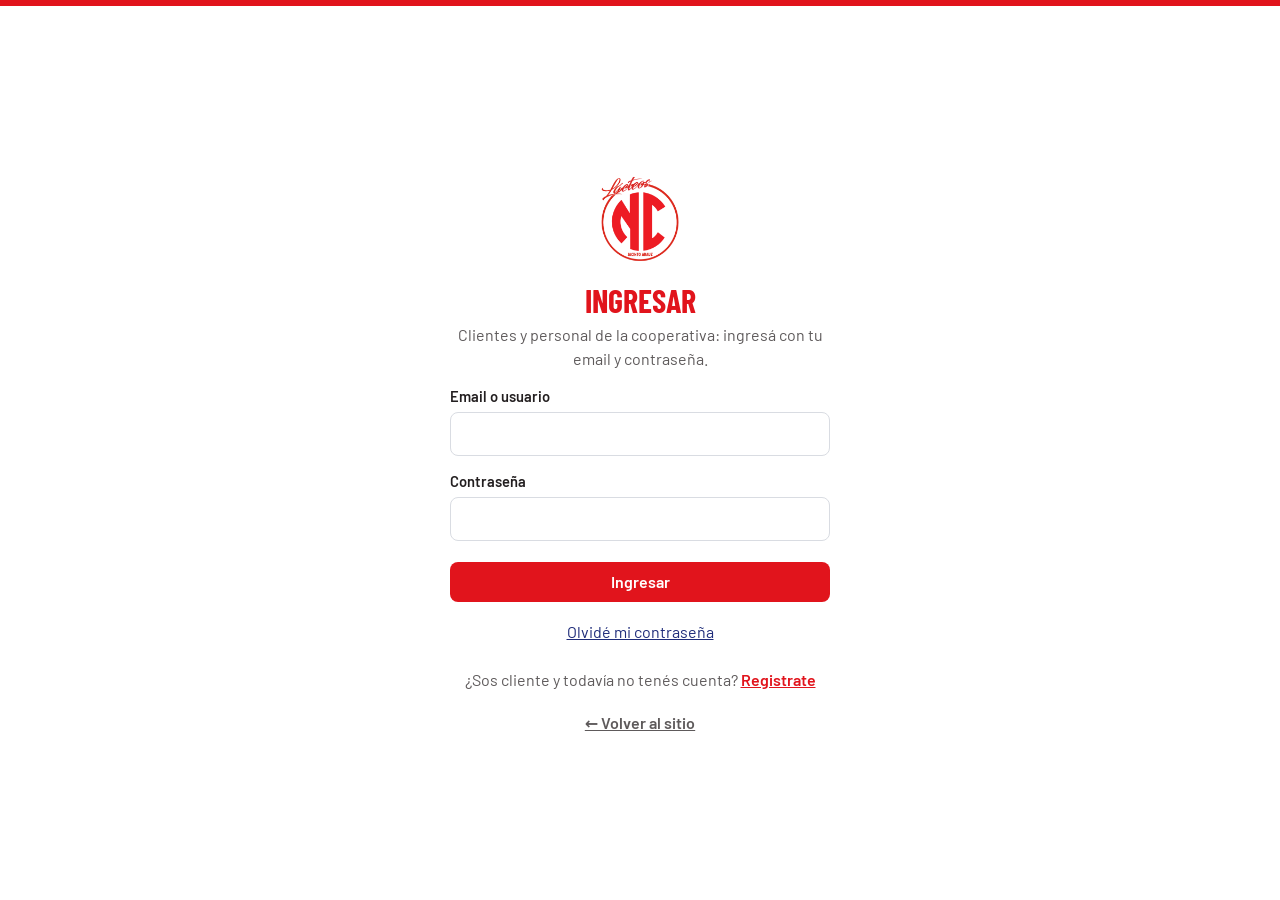
<file: admin/index.html>
<!doctype html>
<html lang="es">
<head>
<meta charset="utf-8">
<meta name="viewport" content="width=device-width, initial-scale=1">
<title>Ingresar | Lácteos NC</title>
<meta name="robots" content="noindex, nofollow">
<link rel="icon" type="image/png" href="/img/favicon.png">
<link rel="stylesheet" href="admin.css?v=6">
<script src="vendor/supabase-2.119.0.js"></script>
<script src="/js/config.js?v=7"></script>
<script src="admin.js?v=5" defer></script>
</head>
<body>

<!-- ============================================================ INGRESO -->
<main class="ingreso" id="vista-ingreso" hidden>
  <form class="ingreso__caja" id="form-ingreso" novalidate>
    <img src="/img/logo-nc.png" alt="Lácteos NC" width="96" height="96">
    <h1 id="ingreso-titulo">Ingresar</h1>
    <p class="ingreso__ayuda" id="ingreso-ayuda">Clientes y personal de la cooperativa: ingresá con tu email y contraseña.</p>

    <label for="i-email" id="i-email-label">Email o usuario</label>
    <input id="i-email" type="text" autocomplete="username" autocapitalize="none" spellcheck="false" required>

    <div id="campo-clave">
      <label for="i-clave">Contraseña</label>
      <input id="i-clave" type="password" autocomplete="current-password" required>
    </div>

    <p class="error" id="ingreso-error" role="alert" hidden></p>
    <p class="ok" id="ingreso-ok" role="status" hidden></p>
    <button class="btn btn--rojo btn--ancho" type="submit" id="btn-ingresar">Ingresar</button>
    <button class="enlace" type="button" id="btn-olvide">Olvidé mi contraseña</button>
    <p class="ingreso__pie">¿Sos cliente y todavía no tenés cuenta? <a href="/registro/">Registrate</a></p>
    <p class="ingreso__pie"><a href="/" style="color:var(--gris);font-weight:600">← Volver al sitio</a></p>
  </form>

  <form class="ingreso__caja" id="form-nueva-clave" hidden novalidate>
    <img src="/img/logo-nc.png" alt="Lácteos NC" width="96" height="96">
    <h1>Elegí una contraseña nueva</h1>
    <label for="n-clave">Contraseña nueva (mínimo 8 caracteres)</label>
    <input id="n-clave" type="password" autocomplete="new-password" minlength="8" required>
    <label for="n-clave2">Repetí la contraseña</label>
    <input id="n-clave2" type="password" autocomplete="new-password" minlength="8" required>
    <p class="error" id="nueva-error" role="alert" hidden></p>
    <button class="btn btn--rojo btn--ancho" type="submit">Guardar contraseña</button>
  </form>
</main>

<!-- ============================================================== PANEL -->
<div class="panel" id="vista-panel" hidden>
  <header class="barra">
    <a class="barra__marca" href="/" title="Ver el sitio">
      <img src="/img/logo-nc.png" alt="" width="40" height="40">
      <span>Panel Lácteos NC</span>
    </a>
    <div class="barra__usuario">
      <span id="usuario-nombre"></span>
      <span class="chip" id="usuario-rol"></span>
      <button class="btn btn--linea btn--chico" type="button" id="btn-mi-clave">Cambiar mi contraseña</button>
      <button class="btn btn--linea btn--chico" type="button" id="btn-salir">Cerrar sesión</button>
    </div>
  </header>

  <nav class="menu" aria-label="Secciones del panel">
    <a href="#indicadores">Indicadores</a>
    <a href="#productos">Productos de la web</a>
    <a href="#articulos">Artículos</a>
    <a href="#novedades">Novedades</a>
    <a href="#listas">Listas de precio</a>
    <a href="#precios">Precios</a>
    <a href="#cuentas">Cuentas</a>
    <a href="#actividad">Actividad</a>
    <a href="/pedidos/">Pedidos ↗</a>
  </nav>

  <main class="contenido" id="contenido" tabindex="-1"></main>
</div>

<!-- Ventana de edición reutilizable -->
<dialog class="ventana" id="ventana">
  <form method="dialog" class="ventana__form" id="ventana-form" novalidate>
    <header class="ventana__cabecera">
      <h2 id="ventana-titulo"></h2>
      <button type="button" class="ventana__cerrar" id="ventana-cerrar" aria-label="Cerrar">&times;</button>
    </header>
    <div class="ventana__cuerpo" id="ventana-cuerpo"></div>
    <p class="error" id="ventana-error" role="alert" hidden></p>
    <footer class="ventana__pie" id="ventana-pie"></footer>
  </form>
</dialog>

<div class="aviso" id="aviso" role="status" aria-live="polite"></div>

<noscript><p class="error">El panel necesita JavaScript activado.</p></noscript>
</body>
</html>
</file>
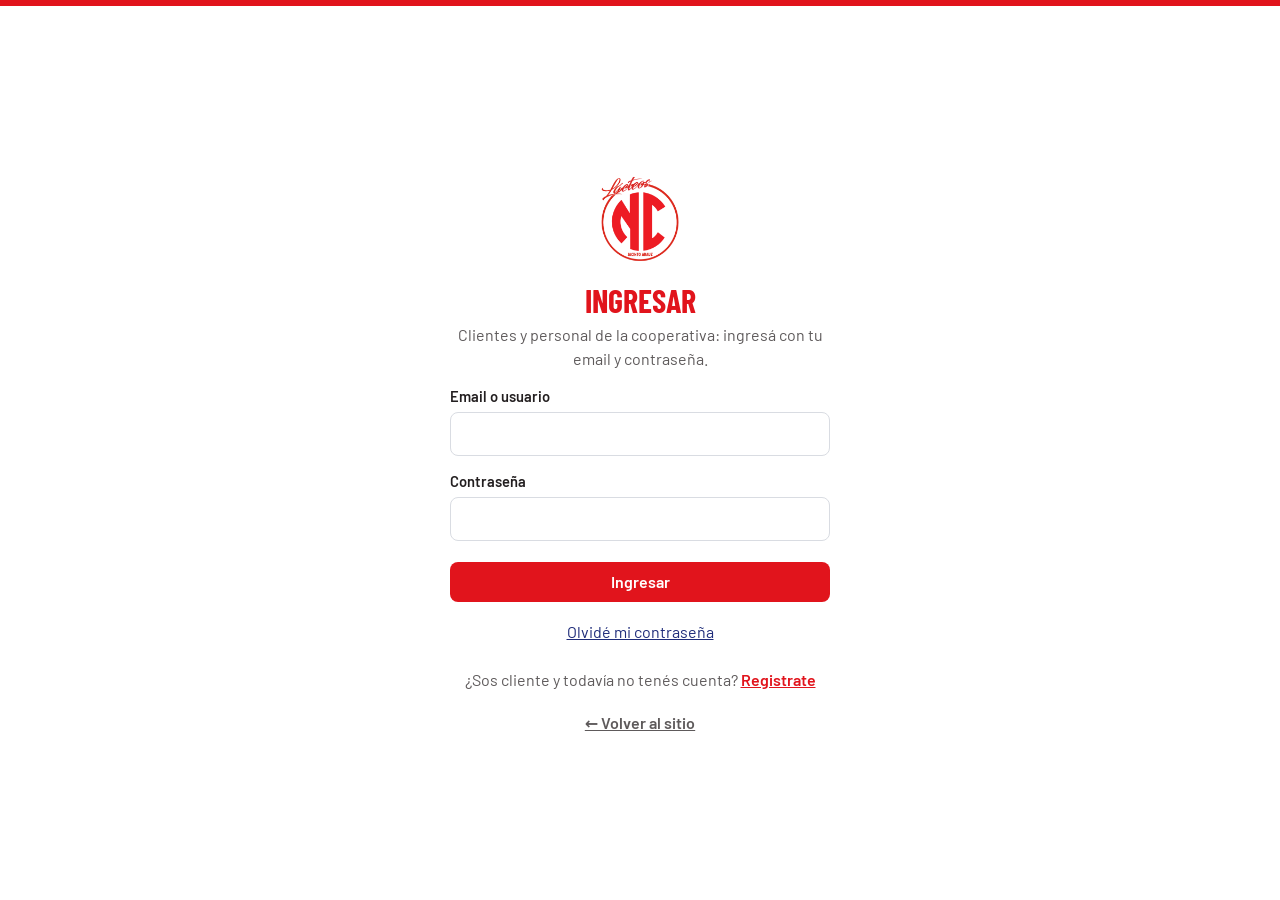
<file: clientes/index.html>
<!doctype html>
<html lang="es">
<head>
<meta charset="utf-8">
<meta name="viewport" content="width=device-width, initial-scale=1">
<title>Mi cuenta | Lácteos NC</title>
<meta name="robots" content="noindex, nofollow">
<link rel="icon" type="image/png" href="/img/favicon.png">
<link rel="stylesheet" href="/admin/admin.css?v=6">
<script src="/admin/vendor/supabase-2.119.0.js"></script>
<script src="/js/config.js?v=7"></script>
<script src="/js/cuenta.js?v=2"></script>
<script src="clientes.js?v=3" defer></script>
</head>
<body>
<div class="cuenta">
  <header class="barra">
    <a class="barra__marca" href="/" title="Ver el sitio">
      <img src="/img/logo-nc.png" alt="" width="40" height="40"><span>Lácteos NC</span>
    </a>
    <div class="barra__usuario">
      <span id="usuario-nombre"></span>
      <span class="chip chip--gris" id="usuario-lista"></span>
      <button class="btn btn--linea btn--chico" type="button" id="btn-mi-clave">Cambiar mi contraseña</button>
      <button class="btn btn--linea btn--chico" type="button" id="btn-salir">Cerrar sesión</button>
    </div>
  </header>
  <nav class="pestanas" aria-label="Secciones">
    <a href="#pedir">Lista de precios y pedido <span class="contador" id="contador-carrito" hidden></span></a>
    <a href="#mis-pedidos">Mis pedidos</a>
  </nav>
  <main class="contenido" id="contenido" tabindex="-1"><p class="vacio">Cargando…</p></main>
</div>

<dialog class="ventana" id="ventana">
  <form method="dialog" class="ventana__form" novalidate>
    <header class="ventana__cabecera"><h2 id="ventana-titulo"></h2>
      <button type="button" class="ventana__cerrar" id="ventana-cerrar" aria-label="Cerrar">&times;</button></header>
    <div class="ventana__cuerpo" id="ventana-cuerpo"></div>
    <p class="error" id="ventana-error" role="alert" hidden></p>
    <footer class="ventana__pie" id="ventana-pie"></footer>
  </form>
</dialog>
<div class="aviso" id="aviso" role="status" aria-live="polite"></div>
<noscript><p class="error">Esta página necesita JavaScript activado.</p></noscript>
</body>
</html>
</file>
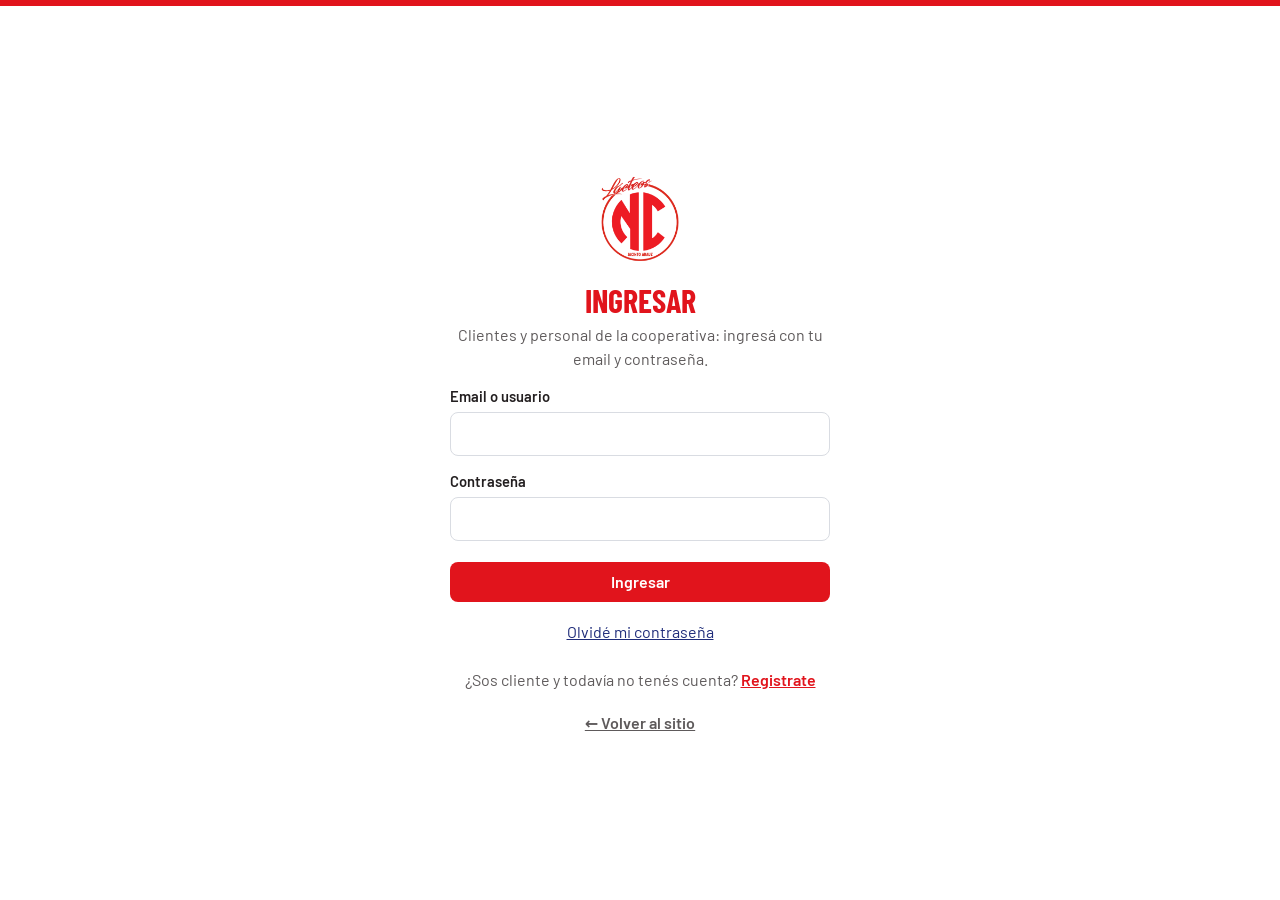
<file: pedidos/index.html>
<!doctype html>
<html lang="es">
<head>
<meta charset="utf-8">
<meta name="viewport" content="width=device-width, initial-scale=1">
<title>Pedidos | Lácteos NC</title>
<meta name="robots" content="noindex, nofollow">
<link rel="icon" type="image/png" href="/img/favicon.png">
<link rel="stylesheet" href="/admin/admin.css?v=6">
<script src="/admin/vendor/supabase-2.119.0.js"></script>
<script src="/js/config.js?v=7"></script>
<script src="/js/cuenta.js?v=2"></script>
<script src="pedidos.js?v=5" defer></script>
</head>
<body>
<div class="cuenta">
  <header class="barra">
    <a class="barra__marca" href="/" title="Ver el sitio">
      <img src="/img/logo-nc.png" alt="" width="40" height="40"><span>Lácteos NC</span>
    </a>
    <div class="barra__usuario">
      <span id="usuario-nombre"></span>
      <span class="chip" id="usuario-rol"></span>
      <button class="btn btn--linea btn--chico" type="button" id="btn-mi-clave">Cambiar mi contraseña</button>
      <button class="btn btn--linea btn--chico" type="button" id="btn-salir">Cerrar sesión</button>
    </div>
  </header>
  <nav class="pestanas" aria-label="Secciones">
    <a href="#en_espera" data-solo-admin hidden>En espera <span class="contador" id="cont-en_espera" hidden></span></a>
    <a href="#armando">Armando <span class="contador" id="cont-armando" hidden></span></a>
    <a href="#retirado">Retirados</a>
    <a href="#cancelado" data-solo-admin hidden>Cancelados</a>
    <a href="#todos" data-solo-admin hidden>Todos</a>
    <a href="/admin/" id="ir-panel" hidden>Panel de administración</a>
  </nav>
  <main class="contenido" id="contenido" tabindex="-1"><p class="vacio">Cargando…</p></main>
</div>

<dialog class="ventana" id="ventana">
  <form method="dialog" class="ventana__form" novalidate>
    <header class="ventana__cabecera"><h2 id="ventana-titulo"></h2>
      <button type="button" class="ventana__cerrar" id="ventana-cerrar" aria-label="Cerrar">&times;</button></header>
    <div class="ventana__cuerpo" id="ventana-cuerpo"></div>
    <p class="error" id="ventana-error" role="alert" hidden></p>
    <footer class="ventana__pie" id="ventana-pie"></footer>
  </form>
</dialog>
<div class="aviso" id="aviso" role="status" aria-live="polite"></div>
<noscript><p class="error">Esta página necesita JavaScript activado.</p></noscript>
</body>
</html>
</file>
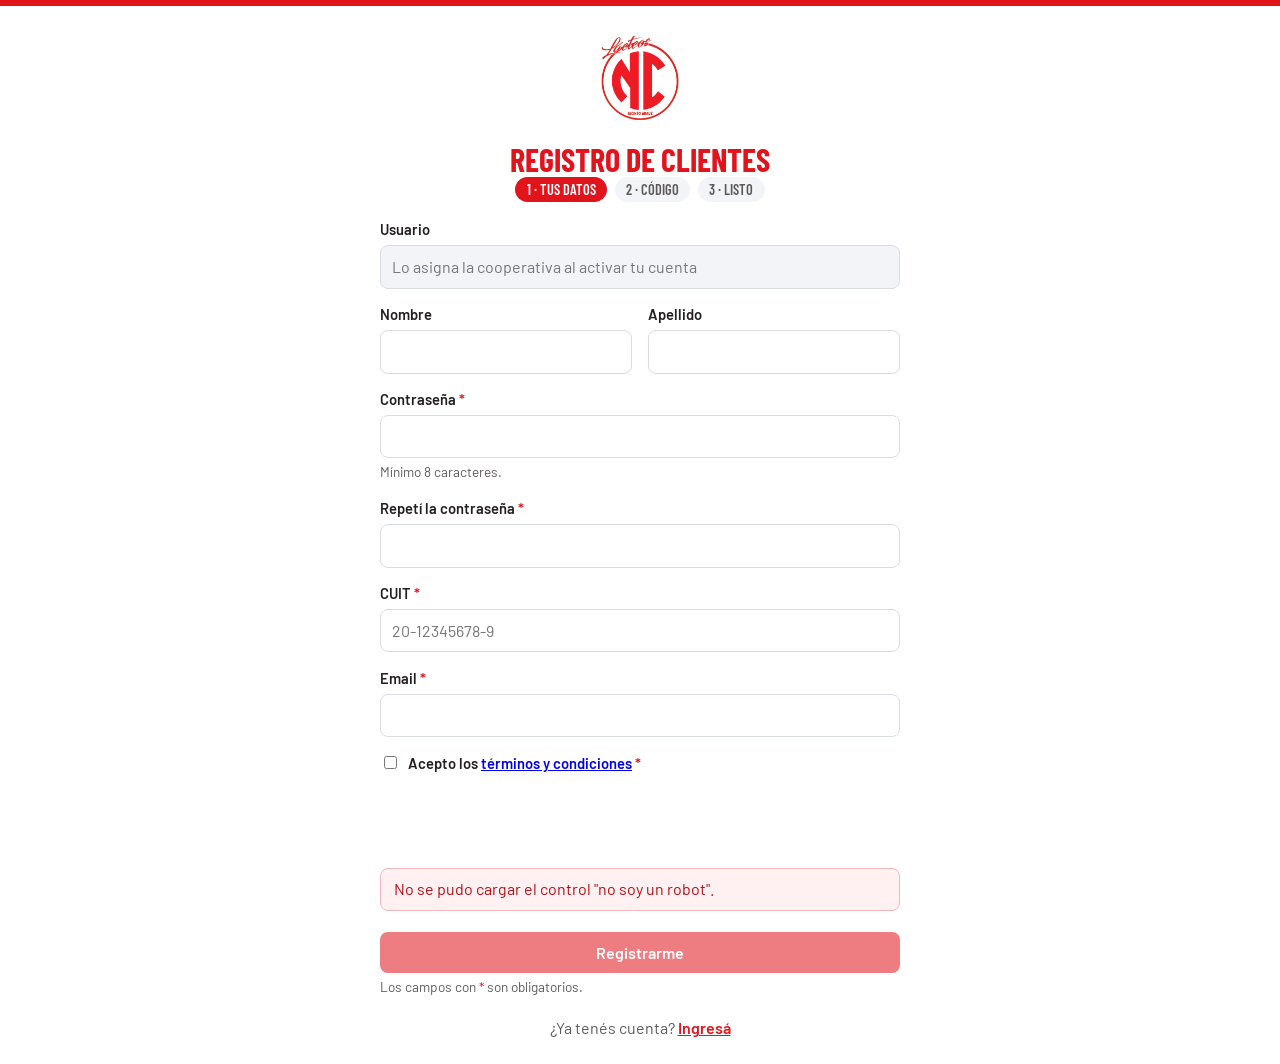
<file: registro/index.html>
<!doctype html>
<html lang="es">
<head>
<meta charset="utf-8">
<meta name="viewport" content="width=device-width, initial-scale=1">
<title>Registro de clientes | Lácteos NC</title>
<meta name="description" content="Registrate como cliente de Lácteos NC para ver tu lista de precios y hacer pedidos.">
<link rel="icon" type="image/png" href="/img/favicon.png">
<link rel="stylesheet" href="/admin/admin.css?v=6">
<script src="/admin/vendor/supabase-2.119.0.js"></script>
<script src="/js/config.js?v=7"></script>
<script src="/js/cuenta.js?v=2"></script>
<script src="registro.js?v=1" defer></script>
</head>
<body>
<main class="ingreso">
  <div class="ingreso__caja ingreso__caja--ancha">
    <a href="/" title="Volver al sitio"><img src="/img/logo-nc.png" alt="Lácteos NC" width="96" height="96"></a>
    <h1>Registro de clientes</h1>
    <ol class="pasos" aria-label="Pasos del registro">
      <li id="paso-1" aria-current="step">1 · Tus datos</li>
      <li id="paso-2">2 · Código</li>
      <li id="paso-3">3 · Listo</li>
    </ol>

    <!-- Paso 1: datos -->
    <form id="form-datos" novalidate>
      <label for="r-usuario">Usuario</label>
      <input id="r-usuario" disabled placeholder="Lo asigna la cooperativa al activar tu cuenta">

      <div class="fila2">
        <div><label for="r-nombre">Nombre</label><input id="r-nombre" autocomplete="given-name" maxlength="80"></div>
        <div><label for="r-apellido">Apellido</label><input id="r-apellido" autocomplete="family-name" maxlength="80"></div>
      </div>

      <label for="r-clave" class="obligatorio">Contraseña</label>
      <input id="r-clave" type="password" autocomplete="new-password" minlength="8" maxlength="72" required>
      <p class="ayuda">Mínimo 8 caracteres.</p>
      <label for="r-clave2" class="obligatorio">Repetí la contraseña</label>
      <input id="r-clave2" type="password" autocomplete="new-password" minlength="8" maxlength="72" required>

      <label for="r-cuit" class="obligatorio">CUIT</label>
      <input id="r-cuit" inputmode="numeric" autocomplete="off" placeholder="20-12345678-9" maxlength="13" required>

      <label for="r-email" class="obligatorio">Email</label>
      <input id="r-email" type="email" autocomplete="email" maxlength="254" required>

      <label class="check"><input type="checkbox" id="r-acepto" required>
        <span class="obligatorio">Acepto los <a href="/terminos/" target="_blank" rel="noopener">términos y condiciones</a></span></label>

      <div class="robot" id="robot-1"></div>

      <p class="error" id="datos-error" role="alert" hidden></p>
      <button class="btn btn--rojo btn--ancho" type="submit">Registrarme</button>
      <p class="ayuda">Los campos con <span style="color:var(--rojo)">*</span> son obligatorios.</p>
    </form>

    <!-- Paso 2: código -->
    <form id="form-codigo" hidden novalidate>
      <p class="ingreso__ayuda">Te enviamos un código de 6 números a <strong id="c-email"></strong>.<br>Revisá también la carpeta de spam.</p>
      <label for="c-codigo">Código</label>
      <input id="c-codigo" class="codigo" inputmode="numeric" autocomplete="one-time-code" maxlength="6" pattern="[0-9]{6}" required>
      <p class="cuenta-atras" id="c-vence" aria-live="polite"></p>
      <div class="robot" id="robot-2" hidden></div>
      <p class="error" id="codigo-error" role="alert" hidden></p>
      <p class="ok" id="codigo-ok" role="status" hidden></p>
      <button class="btn btn--rojo btn--ancho" type="submit" id="c-enviar">Verificar</button>
      <p class="cuenta-atras" id="c-espera" aria-live="polite" hidden></p>
      <button class="enlace" type="button" id="c-reenviar">No me llegó: enviar otro código</button>
      <button class="enlace" type="button" id="c-volver">Corregir mis datos</button>
    </form>

    <!-- Paso 3: listo -->
    <div id="listo" hidden>
      <p class="ok">¡Tu email quedó verificado!</p>
      <p>La cooperativa va a revisar tus datos, asignarte un <strong>usuario</strong> y tu <strong>lista de precios</strong>. Cuando la cuenta esté activa te avisamos por mail y vas a poder ingresar desde <strong>Login</strong> con tu email y contraseña.</p>
      <a class="btn btn--linea btn--ancho" href="/">Volver al sitio</a>
    </div>

    <p class="ingreso__pie">¿Ya tenés cuenta? <a href="/admin/">Ingresá</a></p>
  </div>
</main>
<noscript><p class="error">El registro necesita JavaScript activado.</p></noscript>
</body>
</html>
</file>
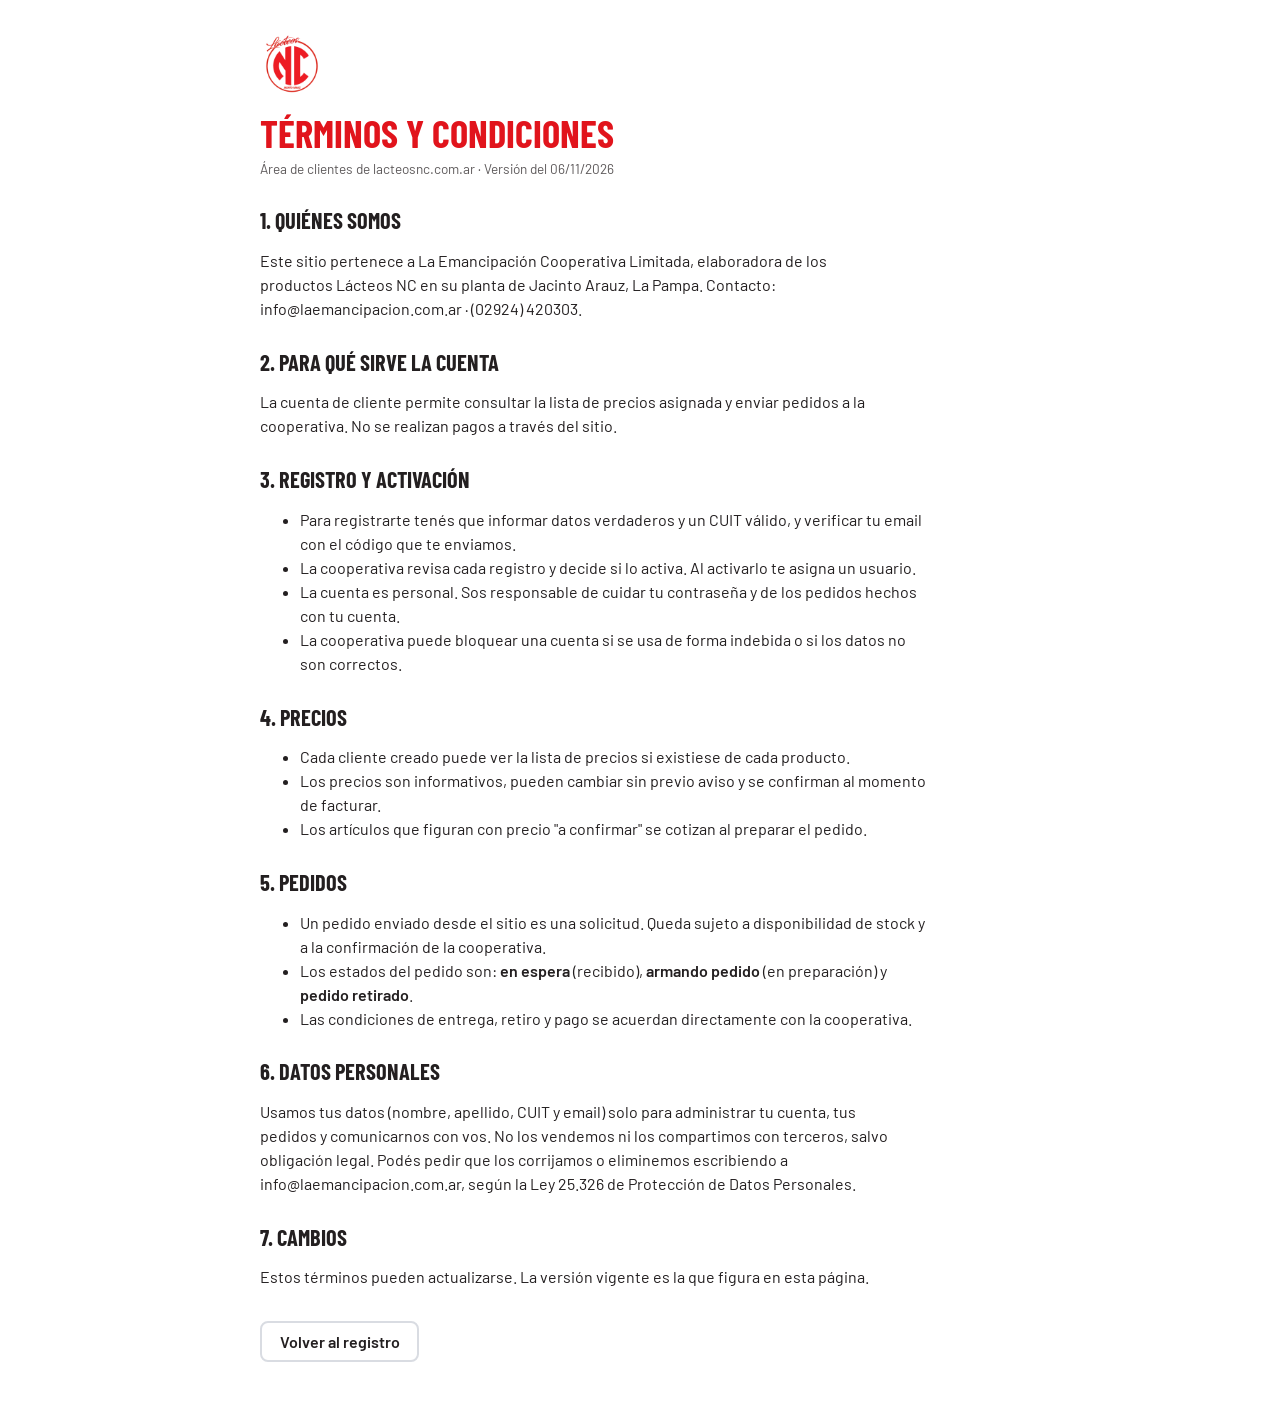
<file: terminos/index.html>
<!doctype html>
<html lang="es">
<head>
<meta charset="utf-8">
<meta name="viewport" content="width=device-width, initial-scale=1">
<title>Términos y condiciones | Lácteos NC</title>
<link rel="icon" type="image/png" href="/img/favicon.png">
<link rel="stylesheet" href="/admin/admin.css?v=6">
<style>
  .legal { width: min(100% - 2rem, 760px); margin: 0 auto; padding: 2rem 0 3rem; }
  .legal h1 { font-size: 2.4rem; text-transform: uppercase; color: var(--rojo); margin: 1rem 0 .3rem; }
  .legal h2 { font-size: 1.4rem; text-transform: uppercase; margin: 1.8rem 0 .4rem; }
  .legal p, .legal li { max-width: 70ch; }
  .legal header { display: flex; align-items: center; gap: .8rem; }
</style>
</head>
<body style="background:#fff">
<main class="legal">
  <header><a href="/"><img src="/img/logo-nc.png" alt="Lácteos NC" width="64" height="64"></a></header>
  <h1>Términos y condiciones</h1>
  <p class="ayuda">Área de clientes de lacteosnc.com.ar · Versión del 06/11/2026</p>

  <h2>1. Quiénes somos</h2>
  <p>Este sitio pertenece a La Emancipación Cooperativa Limitada, elaboradora de los productos Lácteos NC en su planta de Jacinto Arauz, La Pampa. Contacto: info@laemancipacion.com.ar · (02924) 420303.</p>

  <h2>2. Para qué sirve la cuenta</h2>
  <p>La cuenta de cliente permite consultar la lista de precios asignada y enviar pedidos a la cooperativa. No se realizan pagos a través del sitio.</p>

  <h2>3. Registro y activación</h2>
  <ul>
    <li>Para registrarte tenés que informar datos verdaderos y un CUIT válido, y verificar tu email con el código que te enviamos.</li>
    <li>La cooperativa revisa cada registro y decide si lo activa. Al activarlo te asigna un usuario.</li>
    <li>La cuenta es personal. Sos responsable de cuidar tu contraseña y de los pedidos hechos con tu cuenta.</li>
    <li>La cooperativa puede bloquear una cuenta si se usa de forma indebida o si los datos no son correctos.</li>
  </ul>

  <h2>4. Precios</h2>
  <ul>
    <li>Cada cliente creado puede ver la lista de precios si existiese de cada producto.</li>
    <li>Los precios son informativos, pueden cambiar sin previo aviso y se confirman al momento de facturar.</li>
    <li>Los artículos que figuran con precio "a confirmar" se cotizan al preparar el pedido.</li>
  </ul>

  <h2>5. Pedidos</h2>
  <ul>
    <li>Un pedido enviado desde el sitio es una solicitud. Queda sujeto a disponibilidad de stock y a la confirmación de la cooperativa.</li>
    <li>Los estados del pedido son: <strong>en espera</strong> (recibido), <strong>armando pedido</strong> (en preparación) y <strong>pedido retirado</strong>.</li>
    <li>Las condiciones de entrega, retiro y pago se acuerdan directamente con la cooperativa.</li>
  </ul>

  <h2>6. Datos personales</h2>
  <p>Usamos tus datos (nombre, apellido, CUIT y email) solo para administrar tu cuenta, tus pedidos y comunicarnos con vos. No los vendemos ni los compartimos con terceros, salvo obligación legal. Podés pedir que los corrijamos o eliminemos escribiendo a info@laemancipacion.com.ar, según la Ley 25.326 de Protección de Datos Personales.</p>

  <h2>7. Cambios</h2>
  <p>Estos términos pueden actualizarse. La versión vigente es la que figura en esta página.</p>

  <p style="margin-top:2rem"><a class="btn btn--linea" href="/registro/">Volver al registro</a></p>
</main>
</body>
</html>
</file>
<file: admin/admin.css>
/* =====================================================================
   Lácteos NC — estilos del panel de administración
   ===================================================================== */
@font-face { font-family: "Barlow Condensed"; font-weight: 700; font-display: swap; src: url("../fonts/barlow-condensed-latin-700-normal.woff2") format("woff2"); }
@font-face { font-family: "Barlow Condensed"; font-weight: 600; font-display: swap; src: url("../fonts/barlow-condensed-latin-600-normal.woff2") format("woff2"); }
@font-face { font-family: "Barlow"; font-weight: 400; font-display: swap; src: url("../fonts/barlow-latin-400-normal.woff2") format("woff2"); }
@font-face { font-family: "Barlow"; font-weight: 600; font-display: swap; src: url("../fonts/barlow-latin-600-normal.woff2") format("woff2"); }

:root {
  --rojo: #E1141C; --rojo-oscuro: #B50E15; --blanco: #fff; --leche: #F2F4F7; --linea: #D9DCE2;
  --azul: #1F2C7A; --tinta: #231F20; --gris: #5E5A5B; --verde: #1E7B45; --ambar: #A35C00;
  --f-titulo: "Barlow Condensed", "Arial Narrow", sans-serif; --f-texto: "Barlow", system-ui, sans-serif;
}
*, *::before, *::after { box-sizing: border-box; }
body { margin: 0; font-family: var(--f-texto); font-size: 1rem; line-height: 1.5; color: var(--tinta); background: var(--leche); }
[hidden] { display: none !important; }
h1, h2, h3 { font-family: var(--f-titulo); line-height: 1.1; margin: 0; }
img { max-width: 100%; display: block; }
:focus-visible { outline: 3px solid var(--azul); outline-offset: 2px; }

/* ---------- Botones ---------- */
.btn { display: inline-flex; align-items: center; justify-content: center; gap: .4rem; font: 600 1rem var(--f-texto);
  padding: .55rem 1.1rem; border-radius: 8px; border: 2px solid transparent; cursor: pointer; text-decoration: none; white-space: nowrap; }
.btn--rojo { background: var(--rojo); color: var(--blanco); }
.btn--rojo:hover { background: var(--rojo-oscuro); }
.btn--linea { background: var(--blanco); color: var(--tinta); border-color: var(--linea); }
.btn--linea:hover { border-color: var(--tinta); }
.btn--peligro { background: var(--blanco); color: var(--rojo-oscuro); border-color: #F1B9BB; }
.btn--peligro:hover { background: #FFF1F1; }
.btn--chico { padding: .35rem .75rem; font-size: .9rem; }
.btn--ancho { width: 100%; }
.btn:disabled { opacity: .55; cursor: wait; }
.enlace { background: none; border: 0; color: var(--azul); font: inherit; text-decoration: underline; cursor: pointer; padding: .3rem; }

/* ---------- Formularios ---------- */
label { display: block; font-weight: 600; font-size: .92rem; margin: .9rem 0 .3rem; }
input, select, textarea { width: 100%; font: inherit; color: inherit; padding: .55rem .7rem; border: 1.5px solid var(--linea); border-radius: 8px; background: var(--blanco); }
input:focus, select:focus, textarea:focus { outline: none; border-color: var(--azul); box-shadow: 0 0 0 3px rgba(31,44,122,.15); }
input[type="checkbox"], input[type="radio"] { width: auto; accent-color: var(--rojo); }
.check { display: flex; align-items: center; gap: .5rem; font-weight: 600; margin: .9rem 0 0; }
.ayuda { font-size: .85rem; color: var(--gris); margin: .25rem 0 0; }
.error { color: var(--rojo-oscuro); background: #FFF1F1; border: 1px solid #F1B9BB; padding: .55rem .8rem; border-radius: 8px; margin: .8rem 0 0; }
.fila2 { display: grid; grid-template-columns: 1fr 1fr; gap: 0 1rem; }

/* ---------- Ingreso ---------- */
.ingreso { min-height: 100svh; display: grid; place-items: center; padding: 1.5rem; background: var(--blanco); border-top: 6px solid var(--rojo); }
.ingreso__caja { width: min(100%, 380px); }
.ingreso__caja img { margin: 0 auto 1rem; }
.ingreso__caja h1 { text-align: center; font-size: 2rem; text-transform: uppercase; color: var(--rojo); }
.ingreso__ayuda { text-align: center; color: var(--gris); margin: .3rem 0 .8rem; }
.ingreso .btn--ancho { margin-top: 1.3rem; }
.ingreso .enlace { display: block; margin: .8rem auto 0; }

/* ---------- Estructura del panel ---------- */
.panel { min-height: 100svh; display: grid; grid-template-columns: 230px 1fr; grid-template-rows: auto 1fr; }
.barra { grid-column: 1 / -1; display: flex; align-items: center; justify-content: space-between; gap: 1rem; flex-wrap: wrap;
  padding: .6rem 1.2rem; background: var(--blanco); border-bottom: 4px solid var(--rojo); }
.barra__marca { display: flex; align-items: center; gap: .6rem; text-decoration: none; color: inherit; font: 700 1.35rem var(--f-titulo); text-transform: uppercase; }
.barra__usuario { display: flex; align-items: center; gap: .6rem; flex-wrap: wrap; font-weight: 600; }
.chip { display: inline-block; font: 700 .8rem var(--f-texto); padding: .15rem .55rem; border-radius: 999px; background: var(--azul); color: var(--blanco); }
.chip--verde { background: #DDF3E6; color: var(--verde); }
.chip--ambar { background: #FDEBD3; color: var(--ambar); }
.chip--gris { background: #E7E8EB; color: var(--gris); }
.chip--rojo { background: #FFE1E2; color: var(--rojo-oscuro); }

.menu { background: var(--tinta); padding: 1rem .6rem; display: flex; flex-direction: column; gap: .2rem; }
.menu a { color: #E9E4E5; text-decoration: none; font: 600 1.1rem var(--f-titulo); padding: .6rem .8rem; border-radius: 8px; }
.menu a:hover { background: rgba(255,255,255,.08); }
.menu a[aria-current="page"] { background: var(--rojo); color: var(--blanco); }

.contenido { padding: 1.5rem clamp(1rem, 3vw, 2.2rem) 3rem; min-width: 0; }
.contenido:focus { outline: none; }
.cabecera { display: flex; align-items: flex-end; justify-content: space-between; gap: 1rem; flex-wrap: wrap; margin-bottom: 1.2rem; }
.cabecera h1 { font-size: 2.2rem; text-transform: uppercase; }
.cabecera p { margin: .2rem 0 0; color: var(--gris); max-width: 70ch; }
.herramientas { display: flex; gap: .6rem; flex-wrap: wrap; align-items: center; margin-bottom: 1rem; }
.herramientas input[type="search"], .herramientas select { width: auto; min-width: 220px; }

/* ---------- Tablas ---------- */
.tabla-caja { background: var(--blanco); border: 1px solid var(--linea); border-radius: 10px; overflow-x: auto; }
table { width: 100%; border-collapse: collapse; font-size: .95rem; }
th, td { text-align: left; padding: .6rem .75rem; border-bottom: 1px solid var(--linea); vertical-align: middle; }
th { font: 700 .95rem var(--f-titulo); text-transform: uppercase; letter-spacing: .02em; background: #FAFBFC; position: sticky; top: 0; }
tr:last-child td { border-bottom: 0; }
td.num, th.num { text-align: right; font-variant-numeric: tabular-nums; }
td.acciones { white-space: nowrap; text-align: right; }
td input, td select { padding: .35rem .5rem; }
td input.precio { width: 9rem; text-align: right; }
tr.cambiado td { background: #FFFBEA; }
.mini { width: 56px; height: 44px; object-fit: cover; border-radius: 6px; background: var(--leche); }
.vacio { padding: 2rem; text-align: center; color: var(--gris); }

/* ---------- Ventana de edición ---------- */
.ventana { width: min(100% - 1.5rem, 720px); max-height: calc(100svh - 2rem); padding: 0; border: 0; border-radius: 12px; border-top: 6px solid var(--rojo); }
.ventana::backdrop { background: rgba(35,31,32,.6); }
.ventana__form { display: flex; flex-direction: column; max-height: calc(100svh - 2rem); }
.ventana__cabecera { display: flex; justify-content: space-between; align-items: center; padding: 1rem 1.3rem .5rem; }
.ventana__cabecera h2 { font-size: 1.7rem; text-transform: uppercase; }
.ventana__cerrar { border: 0; background: var(--leche); width: 38px; height: 38px; border-radius: 50%; font-size: 1.5rem; cursor: pointer; }
.ventana__cuerpo { padding: 0 1.3rem 1rem; overflow-y: auto; }
.ventana .error { margin: 0 1.3rem; }
.ventana__pie { display: flex; justify-content: space-between; gap: .6rem; padding: 1rem 1.3rem; border-top: 1px solid var(--linea); background: #FAFBFC; }
.ventana__pie .derecha { display: flex; gap: .6rem; margin-left: auto; }

.datos-editor { display: grid; gap: .4rem; }
.datos-editor .par { display: grid; grid-template-columns: 1fr 1fr auto; gap: .4rem; }
.foto-previa { margin-top: .6rem; display: flex; gap: .8rem; align-items: center; }
.foto-previa img, .foto-previa video, .foto-previa iframe { width: 180px; height: 135px; object-fit: cover; border-radius: 8px; background: var(--leche); border: 0; }
.opciones-medio { display: flex; gap: 1.2rem; flex-wrap: wrap; margin-top: .3rem; }
.opciones-medio label { display: flex; align-items: center; gap: .4rem; margin: 0; font-weight: 600; }

/* ---------- Aviso flotante ---------- */
.aviso { position: fixed; right: 1rem; bottom: 1rem; max-width: 380px; padding: .8rem 1rem; border-radius: 10px; background: var(--tinta); color: var(--blanco);
  font-weight: 600; box-shadow: 0 6px 20px rgba(0,0,0,.2); opacity: 0; transform: translateY(10px); pointer-events: none; transition: opacity .2s, transform .2s; z-index: 100; }
.aviso.ver { opacity: 1; transform: none; }
.aviso.error-aviso { background: var(--rojo-oscuro); }

@media (max-width: 860px) {
  .panel { grid-template-columns: 1fr; }
  .menu { flex-direction: row; overflow-x: auto; padding: .5rem; }
  .menu a { white-space: nowrap; font-size: 1rem; }
  .fila2 { grid-template-columns: 1fr; }
}

/* =====================================================================
   Páginas con cuenta: registro, área de clientes y pedidos
   ===================================================================== */
.chip--azul { background: #E1E5FA; color: var(--azul); }
.ventana--ancha { width: min(100% - 1.5rem, 900px); }
.ingreso__caja--ancha { width: min(100%, 520px); }
.ingreso__pie { text-align: center; margin: 1.2rem 0 0; color: var(--gris); }
.ingreso__pie a { color: var(--rojo); font-weight: 700; }
.ingreso .ok { color: var(--verde); background: #DDF3E6; border: 1px solid #B6E2C6; padding: .55rem .8rem; border-radius: 8px; margin: .8rem 0 0; }
.obligatorio::after { content: " *"; color: var(--rojo); }
input:disabled { background: var(--leche); color: var(--gris); cursor: not-allowed; }
.codigo { font: 700 2rem/1 var(--f-titulo); letter-spacing: .55em; text-align: center; padding: .6rem .3rem .6rem .85rem; }
.cuenta-atras { text-align: center; color: var(--gris); font-size: .9rem; margin: .6rem 0 0; }
.cuenta-atras strong { color: var(--tinta); font-variant-numeric: tabular-nums; }
.robot { margin-top: 1rem; min-height: 65px; }
.pasos { display: flex; justify-content: center; gap: .5rem; margin: 0 0 1rem; padding: 0; list-style: none; font: 600 .9rem var(--f-titulo); text-transform: uppercase; color: var(--gris); }
.pasos li { padding: .25rem .7rem; border-radius: 999px; background: var(--leche); }
.pasos li[aria-current="step"] { background: var(--rojo); color: var(--blanco); }

/* Estructura sin menú lateral */
.cuenta { min-height: 100svh; display: flex; flex-direction: column; }
.cuenta .barra { grid-column: auto; }
.pestanas { display: flex; gap: .3rem; background: var(--tinta); padding: .5rem 1rem 0; overflow-x: auto; }
.pestanas a { color: #E9E4E5; text-decoration: none; font: 600 1.1rem var(--f-titulo); padding: .6rem 1rem; border-radius: 8px 8px 0 0; white-space: nowrap; }
.pestanas a:hover { background: rgba(255,255,255,.08); }
.pestanas a[aria-current="page"] { background: var(--leche); color: var(--tinta); }
.pestanas .contador { display: inline-block; min-width: 1.4em; padding: 0 .35em; margin-left: .3rem; border-radius: 999px; background: var(--rojo); color: var(--blanco); font-size: .85rem; text-align: center; }
.cuenta .contenido { width: min(100%, 1200px); margin: 0 auto; }

/* Carrito */
.compra { display: grid; grid-template-columns: 1fr 320px; gap: 1.2rem; align-items: start; }
.resumen { position: sticky; top: 1rem; background: var(--blanco); border: 1px solid var(--linea); border-top: 5px solid var(--rojo); border-radius: 10px; padding: 1rem 1.1rem; }
.resumen h2 { font-size: 1.5rem; text-transform: uppercase; margin-bottom: .5rem; }
.resumen ul { list-style: none; margin: 0 0 .6rem; padding: 0; max-height: 40vh; overflow-y: auto; }
.resumen li { display: flex; justify-content: space-between; gap: .5rem; padding: .35rem 0; border-bottom: 1px dashed var(--linea); font-size: .92rem; }
.resumen .total { display: flex; justify-content: space-between; font: 700 1.25rem var(--f-titulo); margin: .6rem 0; }
.resumen textarea { min-height: 70px; }
.cant { display: inline-flex; align-items: center; gap: .25rem; }
.cant input { width: 5.5rem; text-align: right; }
.cant button { width: 2rem; height: 2rem; border: 1.5px solid var(--linea); background: var(--blanco); border-radius: 6px; font-weight: 700; cursor: pointer; }
.cant button:hover { border-color: var(--tinta); }
tr.en-carrito td { background: #FFF7F7; }
.sin-precio { color: var(--gris); font-style: italic; }

/* Pedido generado / detalle */
.confirmado { text-align: center; padding: .5rem 0 1rem; }
.confirmado .numero { font: 700 3rem/1 var(--f-titulo); color: var(--rojo); margin: .3rem 0; }
.ficha { display: grid; grid-template-columns: repeat(auto-fit, minmax(180px, 1fr)); gap: .4rem 1.2rem; margin-bottom: 1rem; }
.ficha div { font-size: .95rem; } .ficha b { display: block; font-size: .8rem; color: var(--gris); text-transform: uppercase; }
tr.clic { cursor: pointer; } tr.clic:hover td { background: #FAFBFC; }
.nota { background: #FFF8E6; border: 1px solid #F3DFA8; border-radius: 8px; padding: .6rem .8rem; margin: 0 0 1rem; }

@media (max-width: 960px) { .compra { grid-template-columns: 1fr; } .resumen { position: static; } }

@media print {
  body { background: #fff; }
  .barra, .pestanas, .ventana__pie, .ventana__cerrar, .aviso, .no-imprimir { display: none !important; }
  .cuenta { display: none !important; }
  .ventana { position: static; width: 100%; max-height: none; border: 0; box-shadow: none; }
  .ventana::backdrop { display: none; }
  .ventana__form, .ventana__cuerpo { max-height: none; overflow: visible; }
}

/* =====================================================================
   Indicadores (KPI)
   ===================================================================== */
.kpis { display: grid; grid-template-columns: repeat(auto-fill, minmax(210px, 1fr)); gap: .9rem; margin-bottom: 1.2rem; }
.kpi { display: flex; flex-direction: column; gap: .15rem; background: var(--blanco); border: 1px solid var(--linea); border-radius: 10px; padding: .9rem 1rem; color: var(--tinta); text-decoration: none; }
a.kpi:hover { border-color: var(--tinta); }
.kpi__titulo { font-size: .85rem; color: var(--gris); font-weight: 600; text-transform: uppercase; letter-spacing: .02em; }
.kpi__valor { font: 700 2rem/1.1 var(--f-titulo); font-variant-numeric: tabular-nums; }
.kpi__detalle { font-size: .85rem; color: var(--gris); }
.kpi-bloques { display: grid; grid-template-columns: repeat(3, minmax(0, 1fr)); gap: .9rem; }
.kpi-bloque { background: var(--blanco); border: 1px solid var(--linea); border-radius: 10px; padding: 1rem 1.1rem; min-width: 0; }
.kpi-bloque--ancho { grid-column: 1 / -1; }
.kpi-bloque h2 { font-size: 1.2rem; text-transform: uppercase; margin: 0 0 .6rem; }
.kpi-bloque h2 small { font: 400 .85rem var(--f-texto); color: var(--gris); text-transform: none; margin-left: .3rem; }
.kpi-tabla { width: 100%; border-collapse: collapse; font-size: .93rem; }
.kpi-tabla td { padding: .4rem 0; border-bottom: 1px dashed var(--linea); vertical-align: top; }
.kpi-tabla td.num { text-align: right; white-space: nowrap; padding-left: .6rem; font-variant-numeric: tabular-nums; }
.kpi-tabla small { color: var(--gris); }
.grafico { width: 100%; height: auto; display: block; }
.grafico text { font: 11px var(--f-texto); fill: var(--gris); }
.grafico__base { stroke: var(--linea); stroke-width: 1; }
.grafico__guia { stroke: var(--linea); stroke-width: 1; stroke-dasharray: 3 4; }
.grafico .barra:hover path { fill: var(--rojo-oscuro); }
.kpi-datos { margin-top: .5rem; font-size: .9rem; }
.kpi-datos summary { cursor: pointer; color: var(--azul); }
@media (max-width: 960px) { .kpi-bloques { grid-template-columns: 1fr; } }

/* Pedidos: columna Acción */
.accion-pedido { display: inline-flex; gap: .35rem; }
.icono-accion { width: 36px; height: 36px; display: inline-flex; align-items: center; justify-content: center; border-radius: 50%; border: 2px solid; background: var(--blanco); cursor: pointer; font-size: 1.15rem; font-weight: 700; line-height: 1; }
.icono-accion--si { color: var(--verde); border-color: #9FD3B2; }
.icono-accion--si:hover { background: var(--verde); color: var(--blanco); border-color: var(--verde); }
.icono-accion--no { color: var(--rojo-oscuro); border-color: #F1B9BB; }
.icono-accion--no:hover { background: var(--rojo); color: var(--blanco); border-color: var(--rojo); }
.icono-accion:disabled { opacity: .5; cursor: wait; }
.chip--cancelado { background: #FBE3E4; color: var(--rojo-oscuro); }

/* Nuevo pedido para un cliente (página Pedidos) */
.botones-cabecera { display: flex; gap: .5rem; flex-wrap: wrap; }
.btn--chico { padding: .25rem .7rem; font-size: .85rem; margin-left: .5rem; }
.np-elegido:empty { display: none; }
.np-elegido { padding: .6rem .8rem; background: var(--gris-leche, #F2F4F7); border-radius: 8px; margin-bottom: .6rem; }
.np-resultados { list-style: none; margin: .4rem 0 .8rem; padding: 0; border: 1px solid #E2E5EA; border-radius: 8px; max-height: 260px; overflow-y: auto; }
.np-resultados li + li { border-top: 1px solid #E2E5EA; }
.np-resultados li.ayuda { padding: .6rem .8rem; }
.np-resultados button { display: block; width: 100%; text-align: left; padding: .55rem .8rem; background: none; border: 0; font: inherit; cursor: pointer; }
.np-resultados button:hover, .np-resultados button:focus-visible { background: #FDECEC; }
.np-tabla { max-height: 42vh; overflow-y: auto; margin: .5rem 0; }
.np-tabla thead th { position: sticky; top: 0; background: #fff; z-index: 1; }
.np-cant { width: 6.5rem; text-align: right; padding: .3rem .5rem; }
.np-cant--mal { border-color: var(--rojo) !important; background: #FDECEC; }
.np-resumen { margin: .3rem 0 .8rem; }

/* Datos del pedido: que un email largo no se encime con el dato de al lado */
.ficha div { min-width: 0; overflow-wrap: anywhere; }

/* Armado: pesadas y bultos */
.armado td { vertical-align: top; }
.armado__item td { border-bottom: 0; padding-bottom: .2rem; }
.armado__pesadas td { padding-top: 0; background: #FAFBFC; }
.armado tfoot td { border-top: 2px solid #E2E5EA; }
.armado .chip { margin-top: .2rem; }
.armado__bultos { width: 4.5rem; text-align: right; padding: .3rem .5rem; }
.pesadas { list-style: none; margin: .3rem 0; padding: 0; display: flex; flex-wrap: wrap; gap: .35rem; }
.pesadas li { display: inline-flex; align-items: center; gap: .35rem; background: #fff; border: 1px solid #E2E5EA; border-radius: 999px; padding: .15rem .3rem .15rem .7rem; font-size: .9rem; }
.pesadas__n { font-weight: 700; color: var(--gris); }
.pesadas__quitar { border: 0; background: none; color: var(--gris); cursor: pointer; width: 26px; height: 26px; border-radius: 50%; }
.pesadas__quitar:hover { background: #FDECEC; color: var(--rojo); }
.pesar { display: flex; flex-wrap: wrap; align-items: end; gap: .5rem .8rem; margin: .4rem 0 .3rem; }
.pesar label { display: flex; flex-direction: column; font-size: .8rem; font-weight: 700; gap: .2rem; margin: 0; }
.pesar input { width: 8rem; text-align: right; padding: .35rem .5rem; }
@media print { .pesar, .pesadas__quitar { display: none !important; } .armado__pesadas td { background: none; } }
</file>
